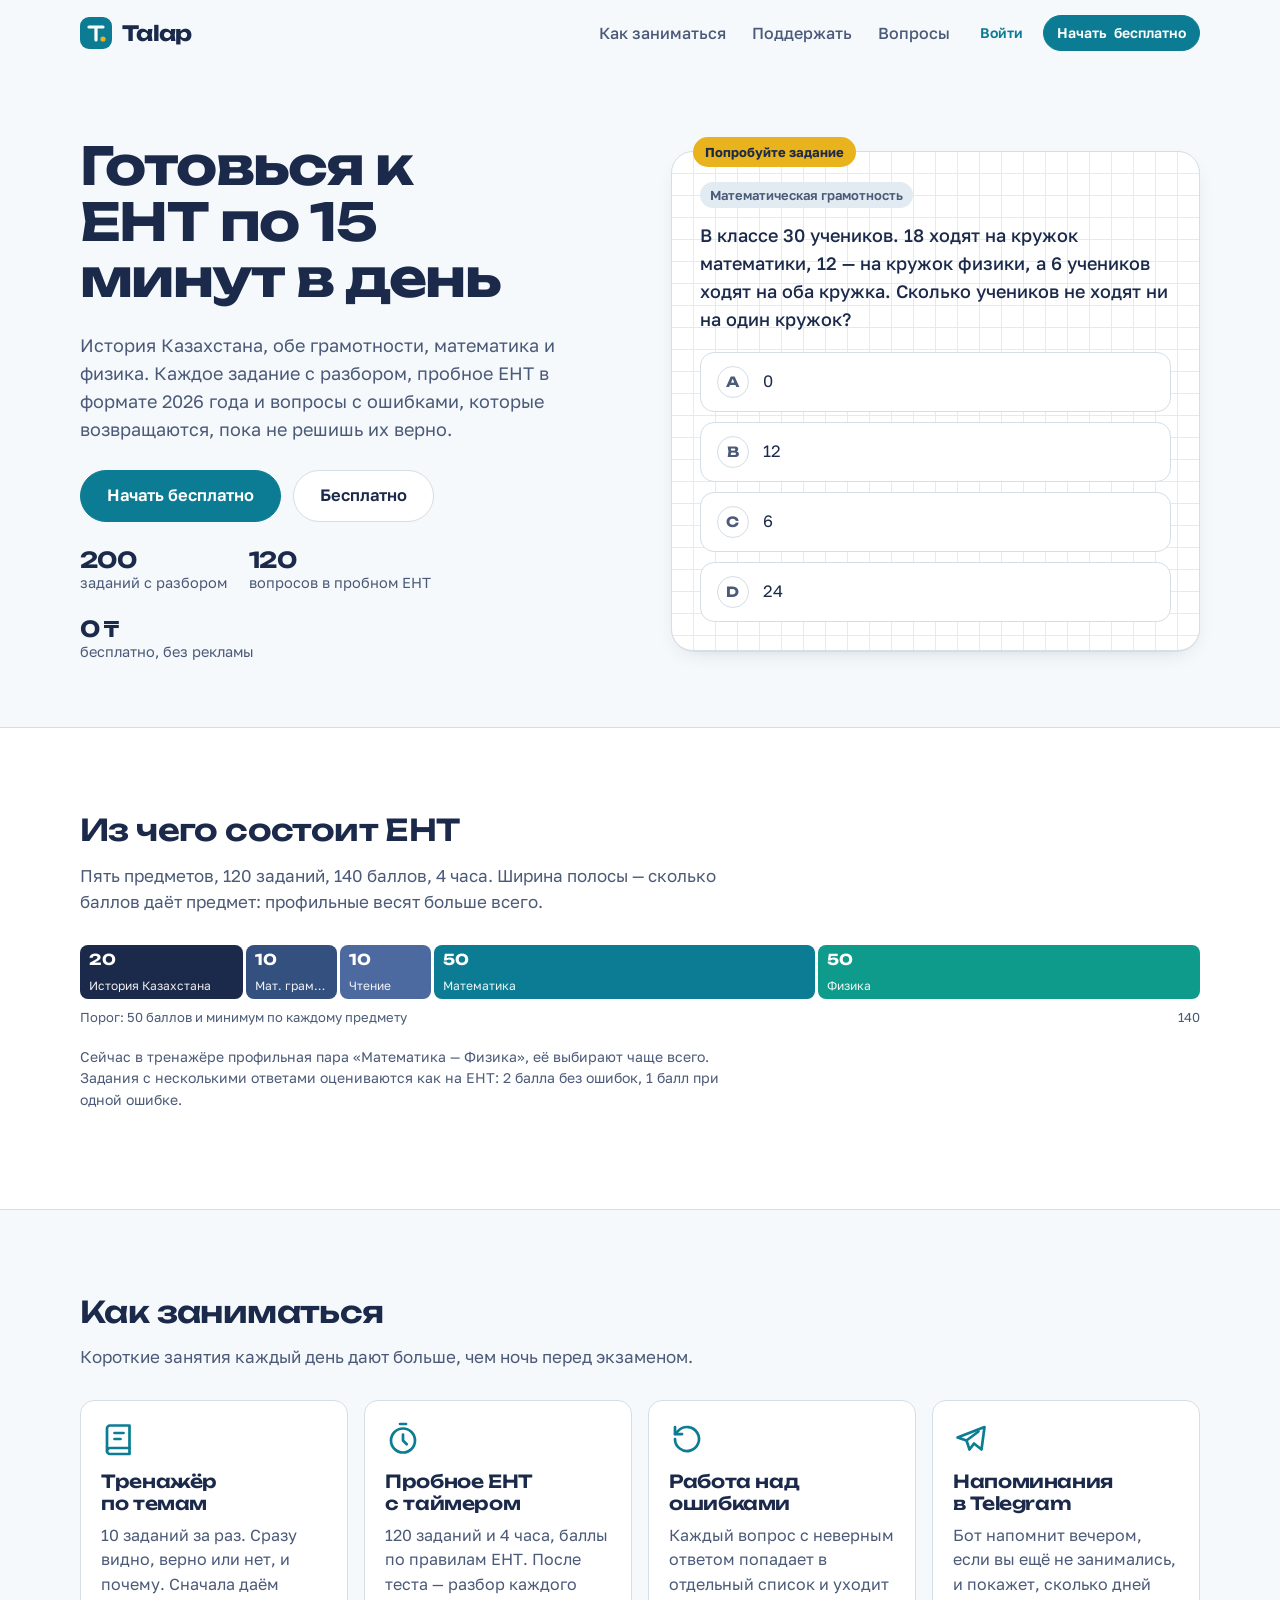
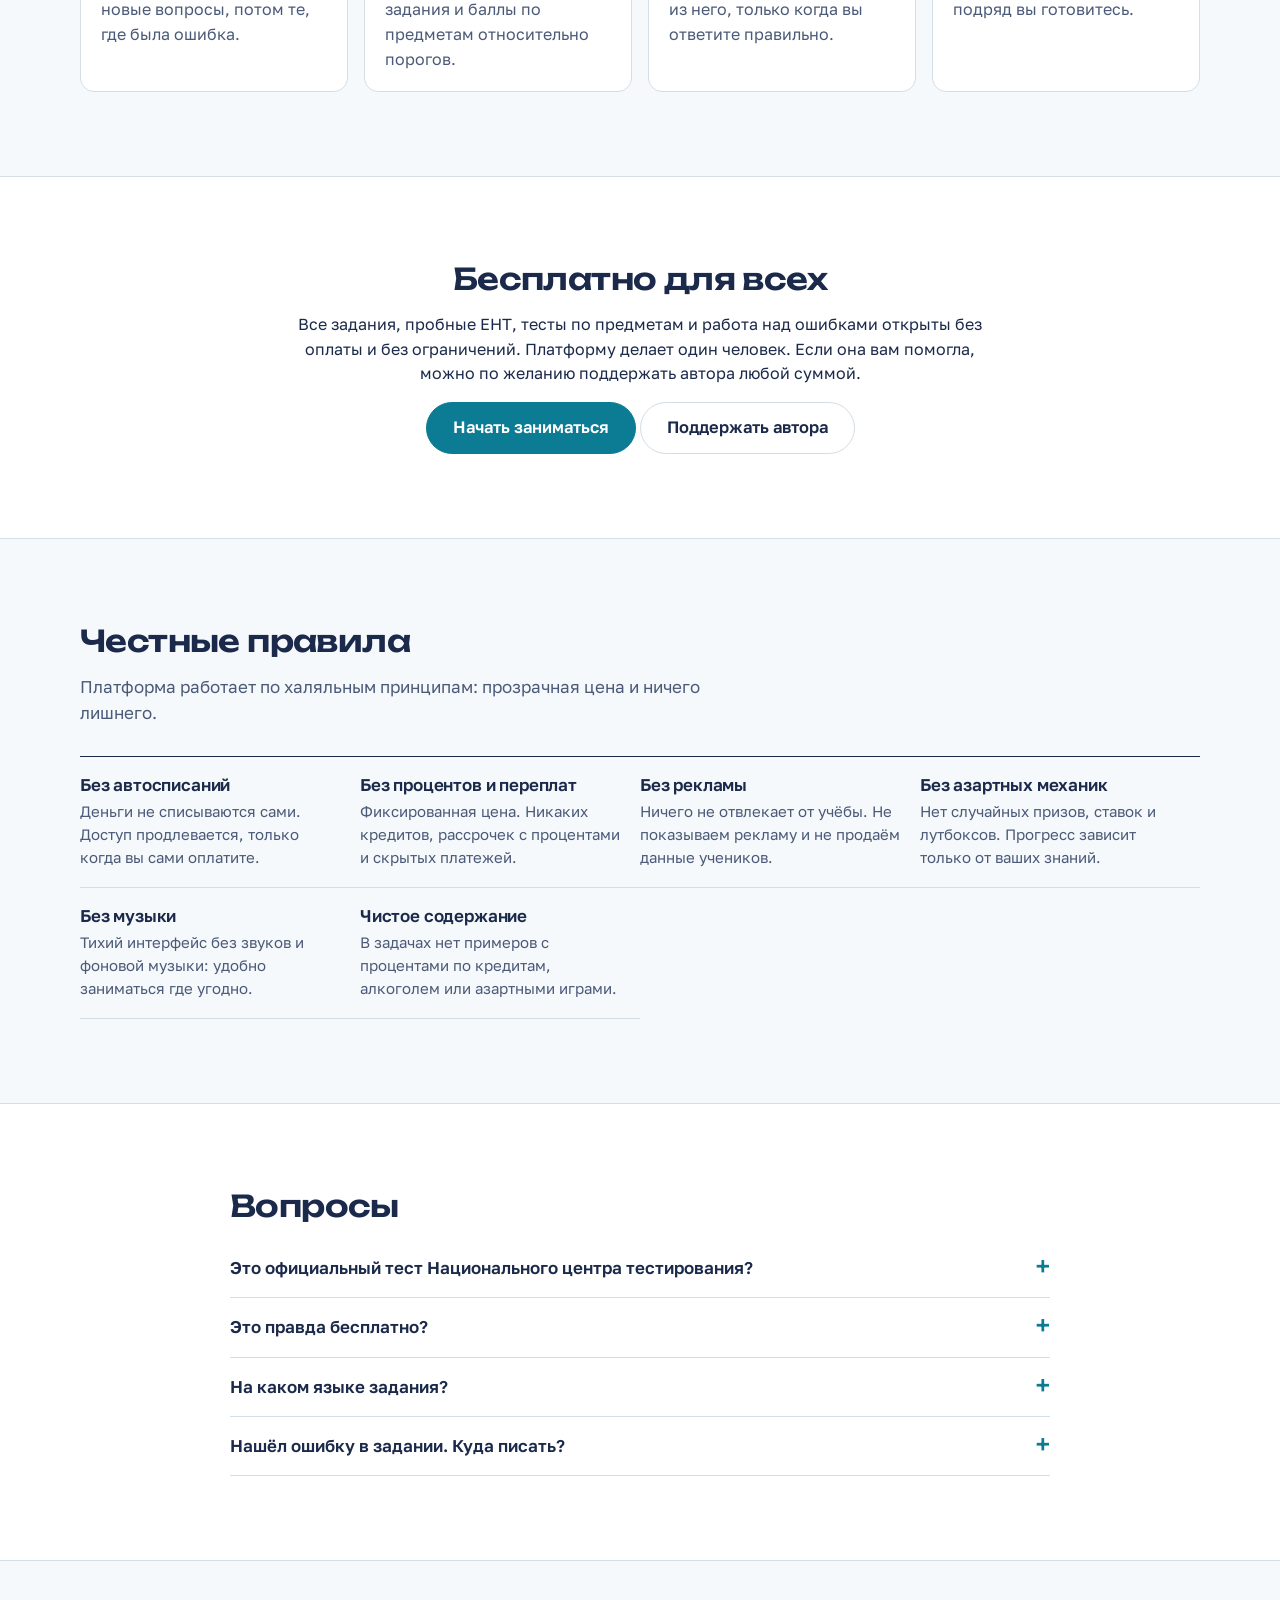
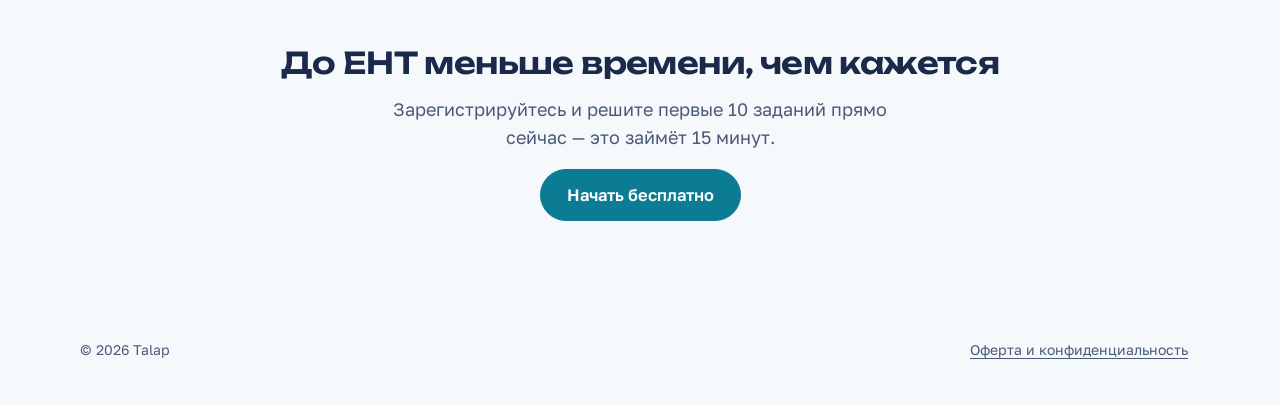
<file: index.html>
<!doctype html>
<html lang="ru">
<head>
  <meta charset="utf-8">
  <meta name="viewport" content="width=device-width, initial-scale=1, viewport-fit=cover">
  <title>Talap — тренажёр ЕНТ: задания с разбором и пробное ЕНТ онлайн</title>
  <meta name="description" content="Подготовка к ЕНТ по 15 минут в день: история Казахстана, математическая грамотность, грамотность чтения, математика и физика. Пробное ЕНТ в формате 2026 года, разбор каждого задания. От 2 990 ₸ в месяц.">
  <meta property="og:title" content="Talap — тренажёр ЕНТ">
  <meta property="og:description" content="Задания с разбором, пробное ЕНТ на 120 вопросов и работа над ошибками. Первые дни — бесплатно.">
  <meta name="theme-color" content="#0b7c93">
  <link rel="icon" href="data:image/svg+xml,%3Csvg xmlns='http://www.w3.org/2000/svg' viewBox='0 0 32 32'%3E%3Crect width='32' height='32' rx='9' fill='%230b7c93'/%3E%3Cpath d='M9 10h14M16 10v13' stroke='white' stroke-width='3.2' stroke-linecap='round'/%3E%3Ccircle cx='23' cy='22' r='2.6' fill='%23E8B31C'/%3E%3C/svg%3E">
  <link rel="stylesheet" href="css/fonts.css">
  <link rel="stylesheet" href="css/style.css">
</head>
<body>
  <header class="site-top"><div class="wrap">
    <a class="logo" href="index.html" aria-label="Talap — на главную"><svg viewBox="0 0 32 32" aria-hidden="true"><rect width="32" height="32" rx="9" fill="currentColor"/><path d="M9 10h14M16 10v13" stroke="#fff" stroke-width="3.2" stroke-linecap="round"/><circle cx="23" cy="22" r="2.6" fill="#E8B31C"/></svg><span>Talap</span></a>
    <nav aria-label="Разделы">
      <a class="link" href="#how">Как заниматься</a>
      <a class="link" href="#prices">Поддержать</a>
      <a class="link" href="#faq">Вопросы</a>
      <a class="btn btn-ghost btn-sm" href="app.html?mode=login">Войти</a>
      <a class="btn btn-pri btn-sm" href="app.html">Начать<span class="hide-sm"> бесплатно</span></a>
    </nav>
  </div></header>

  <main>
    <section class="hero"><div class="wrap hero-grid">
      <div>
        <h1>Готовься к ЕНТ по 15 минут в день</h1>
        <p class="lead">История Казахстана, обе грамотности, математика и физика. Каждое задание с разбором, пробное ЕНТ в формате 2026 года и вопросы с ошибками, которые возвращаются, пока не решишь их верно.</p>
        <div class="row">
          <a class="btn btn-pri btn-lg" href="app.html">Начать бесплатно</a>
          <a class="btn btn-lg" href="#prices">Бесплатно</a>
        </div>
        <div class="hero-facts">
          <div><b id="factQ">200</b>заданий с разбором</div>
          <div><b>120</b>вопросов в пробном ЕНТ</div>
          <div><b>0 ₸</b>бесплатно, без рекламы</div>
        </div>
      </div>

      <div class="demo" id="demo">
        <span class="demo-tag">Попробуйте задание</span>
        <article class="q sheet">
          <div class="q-meta"><span class="chip">Математическая грамотность</span></div>
          <div class="q-body">В классе 30 учеников. 18 ходят на кружок математики, 12 — на кружок физики, а 6 учеников ходят на оба кружка. Сколько учеников не ходят ни на один кружок?</div>
          <div class="opts" id="demoOpts"></div>
          <div id="demoVerdict"></div>
        </article>
      </div>
    </div></section>

    <section class="section section-alt" id="ent"><div class="wrap">
      <div class="section-head">
        <h2>Из чего состоит ЕНТ</h2>
        <p>Пять предметов, 120 заданий, 140 баллов, 4 часа. Ширина полосы — сколько баллов даёт предмет: профильные весят больше всего.</p>
      </div>
      <div class="entbar" id="entbar" aria-label="Распределение баллов ЕНТ по предметам">
        <div class="s-history" style="flex:20"><b>20</b><span>История Казахстана</span></div>
        <div class="s-mathlit" style="flex:10"><b>10</b><span>Мат. грамотность</span></div>
        <div class="s-reading" style="flex:10"><b>10</b><span>Чтение</span></div>
        <div class="s-math" style="flex:50"><b>50</b><span>Математика</span></div>
        <div class="s-physics" style="flex:50"><b>50</b><span>Физика</span></div>
      </div>
      <div class="entbar-legend"><span>Порог: 50 баллов и минимум по каждому предмету</span><span>140</span></div>
      <p class="muted small" style="margin-top:18px;max-width:46em">Сейчас в тренажёре профильная пара «Математика — Физика», её выбирают чаще всего. Задания с несколькими ответами оцениваются как на ЕНТ: 2 балла без ошибок, 1 балл при одной ошибке.</p>
    </div></section>

    <section class="section" id="how"><div class="wrap">
      <div class="section-head"><h2>Как заниматься</h2><p>Короткие занятия каждый день дают больше, чем ночь перед экзаменом.</p></div>
      <div class="grid-2">
        <div class="feature panel">
          <svg viewBox="0 0 24 24" fill="none" stroke="currentColor" stroke-width="1.8" stroke-linecap="round" stroke-linejoin="round" aria-hidden="true"><path d="M4 5a2 2 0 0 1 2-2h13v15H6a2 2 0 0 0-2 2z"/><path d="M4 20a2 2 0 0 0 2 2h13v-4"/><path d="M9 8h6M9 12h4"/></svg>
          <h3>Тренажёр по темам</h3>
          <p>10 заданий за раз. Сразу видно, верно или нет, и почему. Сначала даём новые вопросы, потом те, где была ошибка.</p>
        </div>
        <div class="feature panel">
          <svg viewBox="0 0 24 24" fill="none" stroke="currentColor" stroke-width="1.8" stroke-linecap="round" stroke-linejoin="round" aria-hidden="true"><circle cx="12" cy="13" r="8"/><path d="M12 9v4l2.5 2.5M10 2h4"/></svg>
          <h3>Пробное ЕНТ с таймером</h3>
          <p>120 заданий и 4 часа, баллы по правилам ЕНТ. После теста — разбор каждого задания и баллы по предметам относительно порогов.</p>
        </div>
        <div class="feature panel">
          <svg viewBox="0 0 24 24" fill="none" stroke="currentColor" stroke-width="1.8" stroke-linecap="round" stroke-linejoin="round" aria-hidden="true"><path d="M4 12a8 8 0 1 0 2.3-5.6L4 8.7"/><path d="M4 4v4.7h4.7"/></svg>
          <h3>Работа над ошибками</h3>
          <p>Каждый вопрос с неверным ответом попадает в отдельный список и уходит из него, только когда вы ответите правильно.</p>
        </div>
        <div class="feature panel">
          <svg viewBox="0 0 24 24" fill="none" stroke="currentColor" stroke-width="1.8" stroke-linecap="round" stroke-linejoin="round" aria-hidden="true"><path d="M21 4 3 11l6 2 2 6 3-4 5 4z"/><path d="m9 13 8-6"/></svg>
          <h3>Напоминания в Telegram</h3>
          <p>Бот напомнит вечером, если вы ещё не занимались, и покажет, сколько дней подряд вы готовитесь.</p>
        </div>
      </div>
    </div></section>

    <section class="section section-alt" id="prices"><div class="wrap center stack" style="max-width:720px">
      <h2>Бесплатно для всех</h2>
      <p>Все задания, пробные ЕНТ, тесты по предметам и работа над ошибками открыты без оплаты и без ограничений. Платформу делает один человек. Если она вам помогла, можно по желанию поддержать автора любой суммой.</p>
      <div><a class="btn btn-pri btn-lg" href="app.html">Начать заниматься</a> <a class="btn btn-lg" href="app.html#/pay">Поддержать автора</a></div>
    </div></section>

    <section class="section" id="rules"><div class="wrap">
      <div class="section-head"><h2>Честные правила</h2><p>Платформа работает по халяльным принципам: прозрачная цена и ничего лишнего.</p></div>
      <div class="principles">
        <div><h4>Без автосписаний</h4><p>Деньги не списываются сами. Доступ продлевается, только когда вы сами оплатите.</p></div>
        <div><h4>Без процентов и переплат</h4><p>Фиксированная цена. Никаких кредитов, рассрочек с процентами и скрытых платежей.</p></div>
        <div><h4>Без рекламы</h4><p>Ничего не отвлекает от учёбы. Не показываем рекламу и не продаём данные учеников.</p></div>
        <div><h4>Без азартных механик</h4><p>Нет случайных призов, ставок и лутбоксов. Прогресс зависит только от ваших знаний.</p></div>
        <div><h4>Без музыки</h4><p>Тихий интерфейс без звуков и фоновой музыки: удобно заниматься где угодно.</p></div>
        <div><h4>Чистое содержание</h4><p>В задачах нет примеров с процентами по кредитам, алкоголем или азартными играми.</p></div>
      </div>
    </div></section>

    <section class="section section-alt" id="faq"><div class="wrap" style="max-width:820px">
      <h2>Вопросы</h2>
      <details class="faq"><summary>Это официальный тест Национального центра тестирования?</summary>
        <p>Нет. Talap — независимый тренажёр. Структура пробного ЕНТ, баллы и пороги взяты из открытых сообщений Министерства науки и высшего образования о формате 2026 года. Задания составлены нами и не повторяют настоящие варианты.</p></details>
      <details class="faq"><summary>Это правда бесплатно?</summary>
        <p>Да. Все задания и тесты открыты без оплаты. Если хотите, можно поддержать автора любой суммой переводом Kaspi: «Профиль» → «Поддержать». Это добровольно и ничего не открывает и не закрывает.</p></details>
      <details class="faq"><summary>На каком языке задания?</summary>
        <p>Сейчас на русском. Версию на казахском языке готовим следующей.</p></details>
      <details class="faq"><summary>Нашёл ошибку в задании. Куда писать?</summary>
        <p>После ответа нажмите «Ошибка в вопросе?» и опишите, что не так. Мы проверяем каждое сообщение и исправляем вопрос.</p></details>
    </div></section>

    <section class="section"><div class="wrap center stack">
      <h2>До ЕНТ меньше времени, чем кажется</h2>
      <p class="lead" style="margin-inline:auto;max-width:30em">Зарегистрируйтесь и решите первые 10 заданий прямо сейчас — это займёт 15 минут.</p>
      <div><a class="btn btn-pri btn-lg" href="app.html">Начать бесплатно</a></div>
    </div></section>
  </main>

  <footer class="site-foot"><div class="wrap">
    <span>© <span id="year">2026</span> Talap</span>
    <span class="row"><a href="terms.html">Оферта и конфиденциальность</a><span id="support"></span></span>
  </div></footer>

  <script src="vendor/supabase.js"></script>
  <script type="module">
    import { sb, money, esc, supportLink } from './js/lib.js';

    // Демо-задание: проверка прямо на странице
    const demo = { options: ['0', '12', '6', '24'], correct: 2,
      explanation: 'Хотя бы на один кружок ходят 18 + 12 − 6 = 24 ученика: тех, кто ходит на оба, иначе посчитали бы дважды. Не ходят 30 − 24 = 6.' };
    const L = ['A', 'B', 'C', 'D'];
    const box = document.getElementById('demoOpts');
    const verdict = document.getElementById('demoVerdict');
    box.innerHTML = demo.options.map((o, i) => `<button type="button" class="opt" data-i="${i}"><span class="l">${L[i]}</span><span>${o}</span></button>`).join('');
    box.querySelectorAll('.opt').forEach((b) => b.addEventListener('click', () => {
      const i = Number(b.dataset.i);
      box.querySelectorAll('.opt').forEach((x, j) => {
        x.disabled = true;
        if (j === demo.correct) x.classList.add('right');
        else if (j === i) x.classList.add('wrong');
      });
      const ok = i === demo.correct;
      verdict.innerHTML = `<div class="verdict ${ok ? 'ok' : 'bad'}" role="status"><h4>${ok ? 'Верно' : 'Неверно — правильный ответ: C'}</h4><p>${demo.explanation}</p>
        <a class="btn btn-pri" href="app.html">Решить ещё 10 заданий</a></div>`;
    }));

    document.getElementById('year').textContent = new Date().getFullYear();

    // Актуальные цены и размер банка вопросов
    try {
      const [{ data: s }, { data: cat }] = await Promise.all([
        sb.from('platform_settings').select('price_month, price_quarter, free_daily, support_contact').eq('id', 1).maybeSingle(),
        sb.rpc('get_catalog'),
      ]);
      if (s) {
        if (s.support_contact) {
          const link = supportLink(s.support_contact);
          document.getElementById('support').innerHTML = link ? `<a href="${esc(link)}" target="_blank" rel="noopener">Поддержка: ${esc(s.support_contact)}</a>` : esc(s.support_contact);
        }
      }
      if (Array.isArray(cat)) {
        const total = cat.reduce((a, x) => a + x.questions, 0);
        if (total) document.getElementById('factQ').textContent = total;
      }
    } catch { /* без сети показываем значения по умолчанию */ }
  </script>
</body>
</html>
</file>
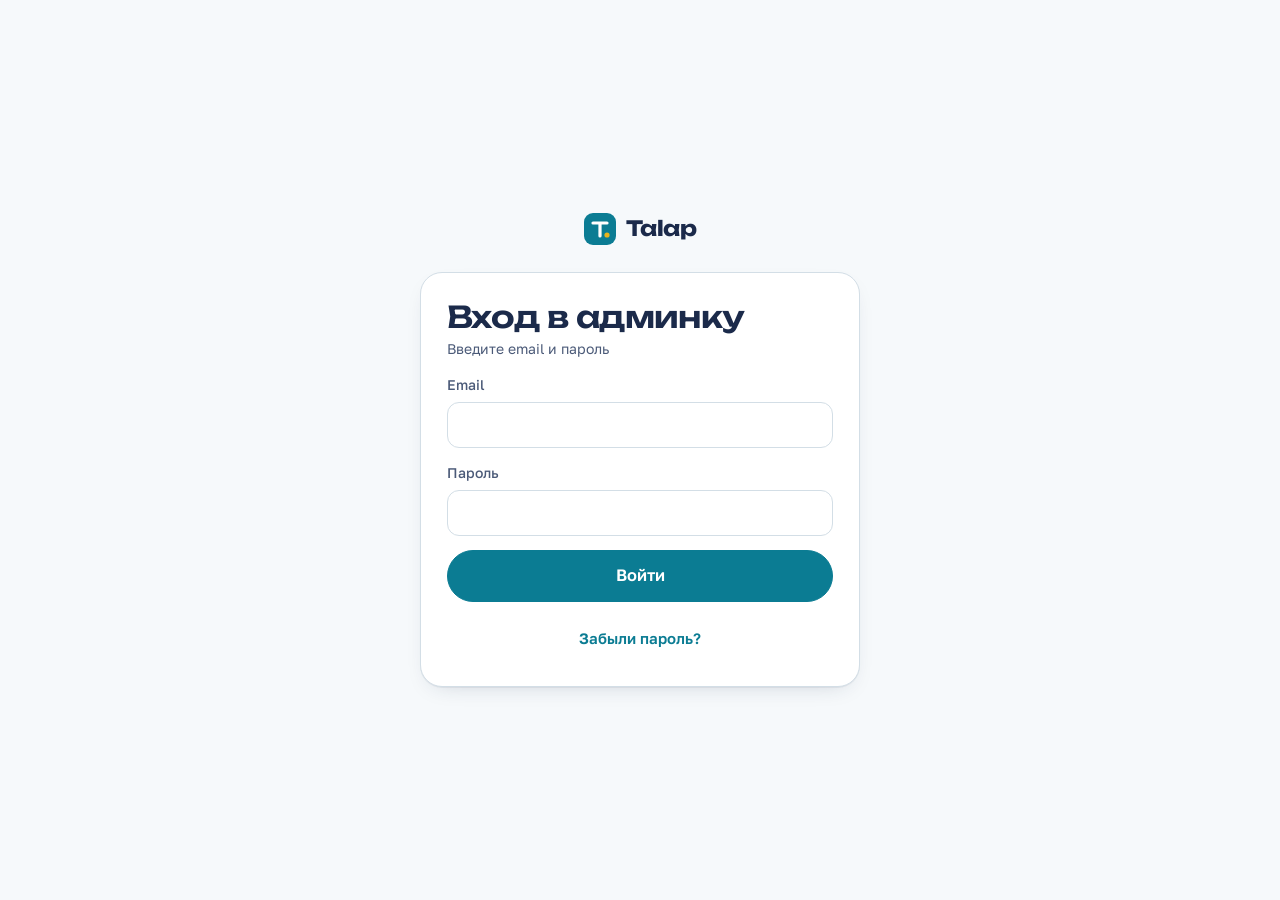
<file: admin.html>
<!doctype html>
<html lang="ru">
<head>
  <meta charset="utf-8">
  <meta name="viewport" content="width=device-width, initial-scale=1, viewport-fit=cover">
  <title>Админка — Talap</title>
  <meta name="theme-color" content="#0b7c93">
  <meta name="robots" content="noindex">
  <link rel="icon" href="data:image/svg+xml,%3Csvg xmlns='http://www.w3.org/2000/svg' viewBox='0 0 32 32'%3E%3Crect width='32' height='32' rx='9' fill='%230b7c93'/%3E%3Cpath d='M9 10h14M16 10v13' stroke='white' stroke-width='3.2' stroke-linecap='round'/%3E%3Ccircle cx='23' cy='22' r='2.6' fill='%23E8B31C'/%3E%3C/svg%3E">
  <link rel="stylesheet" href="css/fonts.css">
  <link rel="stylesheet" href="css/style.css">
</head>
<body>
  <div id="root"><div class="spinner" style="margin-top:30vh"></div></div>
  <script src="vendor/supabase.js"></script>
  <script src="js/admin.js" type="module"></script>
</body>
</html>
</file>
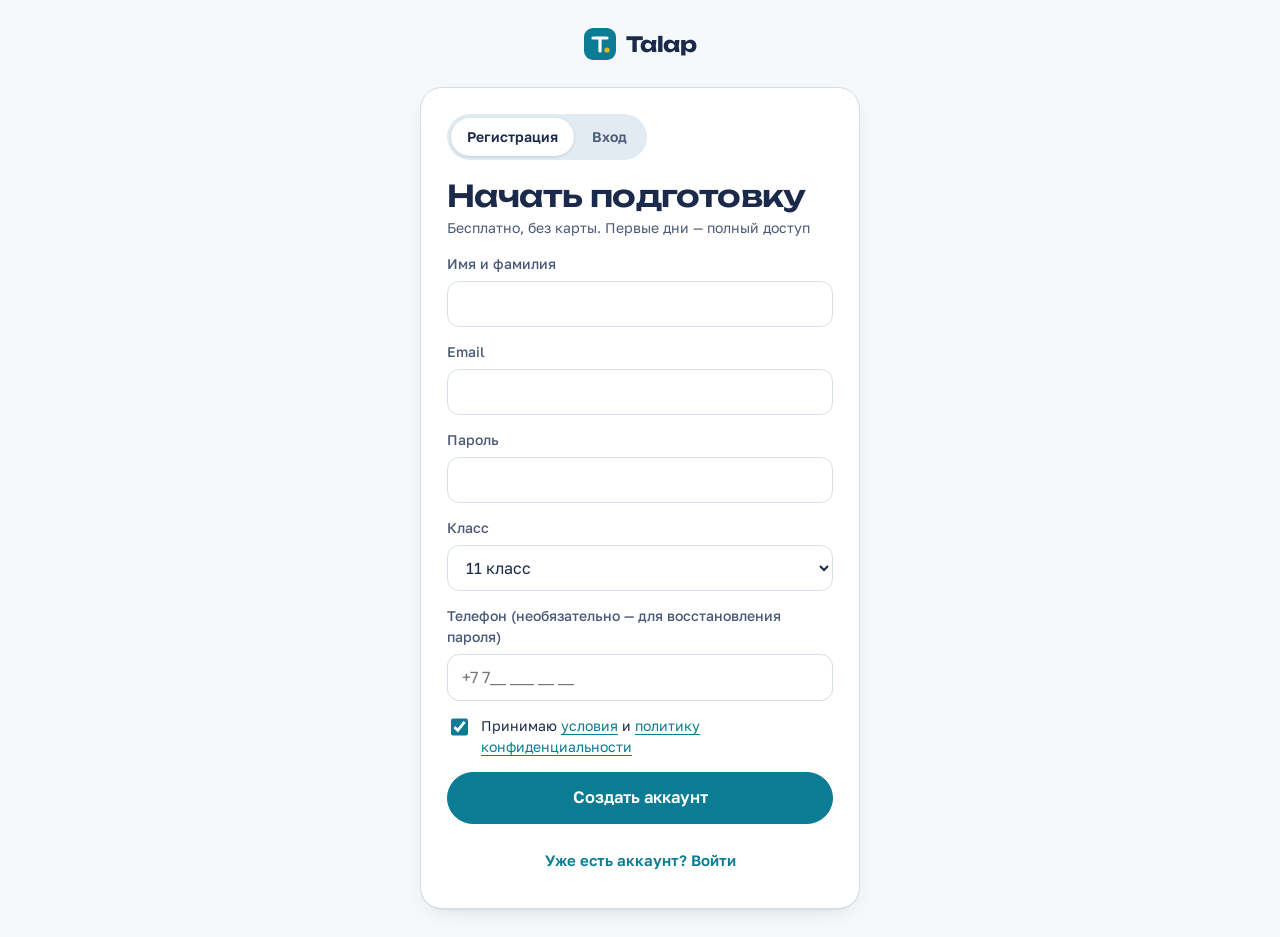
<file: app.html>
<!doctype html>
<html lang="ru">
<head>
  <meta charset="utf-8">
  <meta name="viewport" content="width=device-width, initial-scale=1, viewport-fit=cover">
  <title>Кабинет — Talap</title>
  <meta name="theme-color" content="#0b7c93">
  <meta name="robots" content="noindex">
  <link rel="icon" href="data:image/svg+xml,%3Csvg xmlns='http://www.w3.org/2000/svg' viewBox='0 0 32 32'%3E%3Crect width='32' height='32' rx='9' fill='%230b7c93'/%3E%3Cpath d='M9 10h14M16 10v13' stroke='white' stroke-width='3.2' stroke-linecap='round'/%3E%3Ccircle cx='23' cy='22' r='2.6' fill='%23E8B31C'/%3E%3C/svg%3E">
  <link rel="stylesheet" href="css/fonts.css">
  <link rel="stylesheet" href="css/style.css">
</head>
<body>
  <div id="root"><div class="spinner" style="margin-top:30vh"></div></div>
  <script src="vendor/supabase.js"></script>
  <script src="js/app.js" type="module"></script>
</body>
</html>
</file>
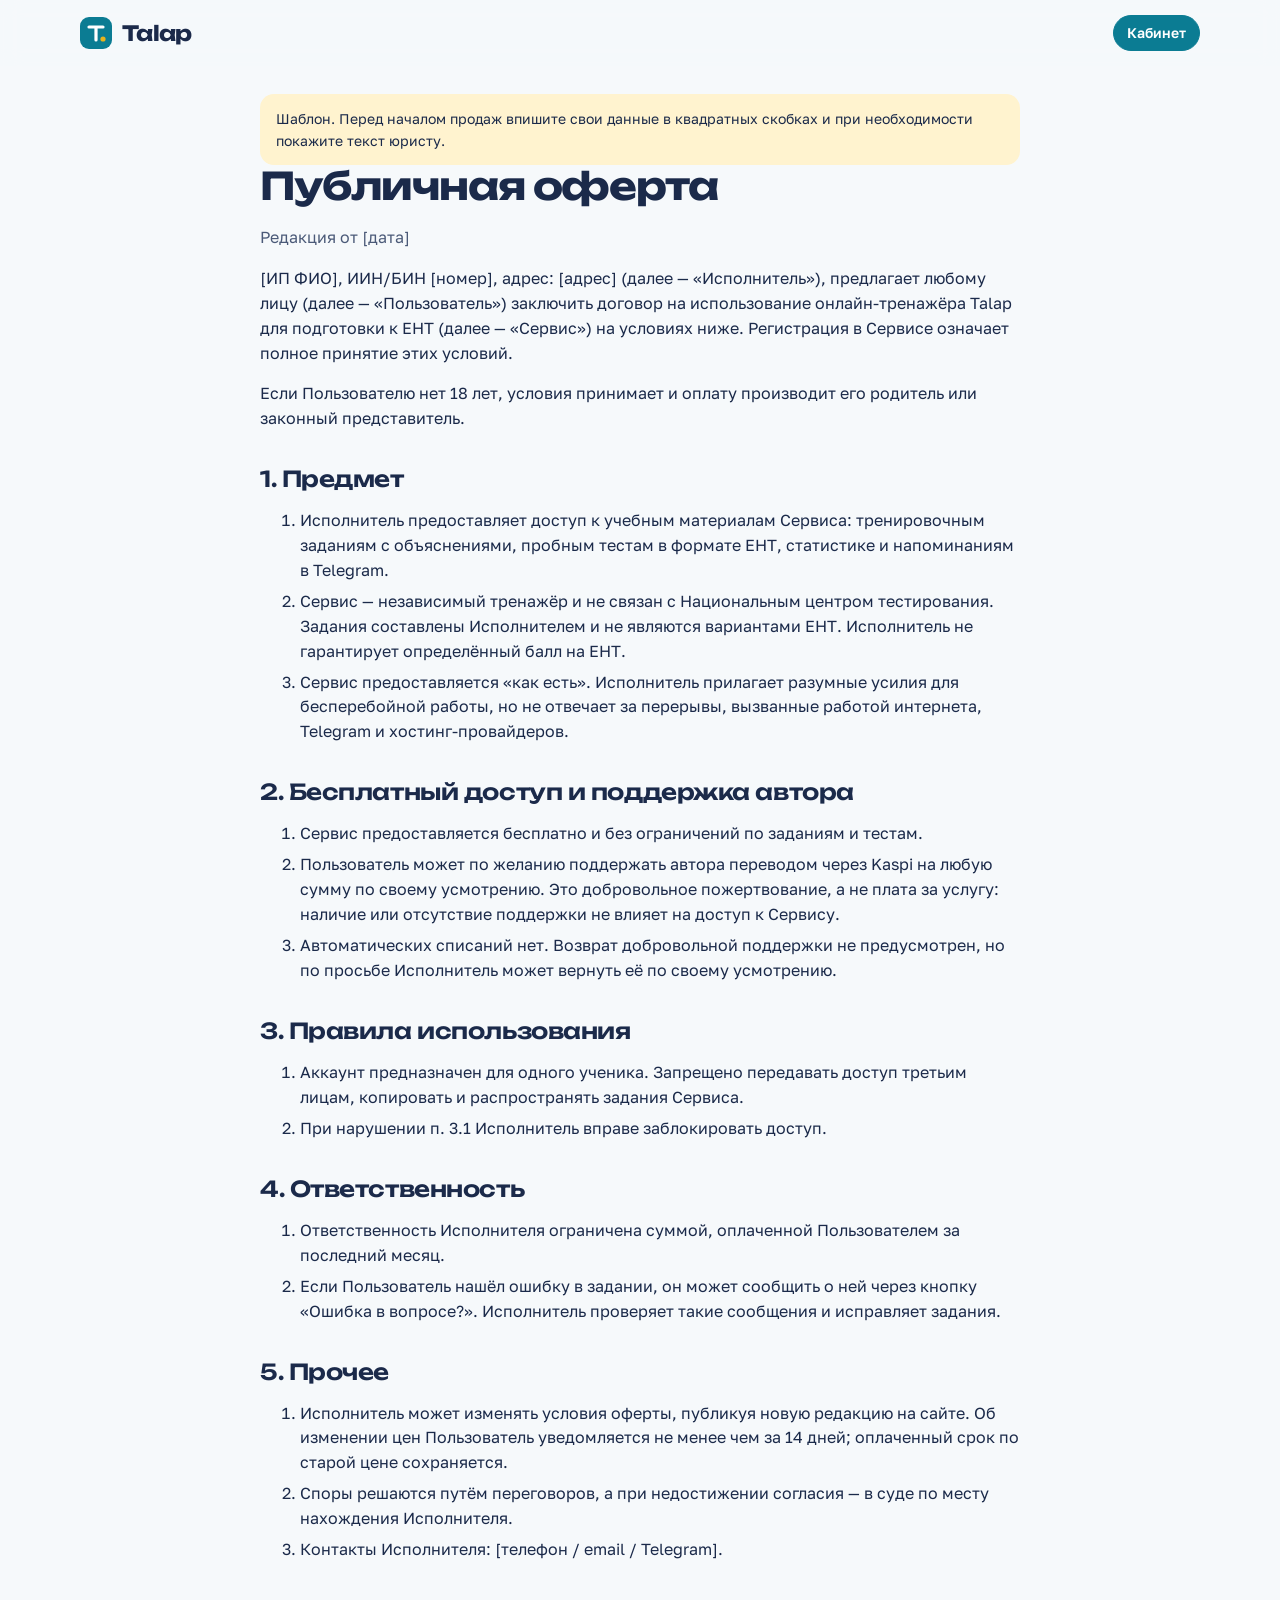
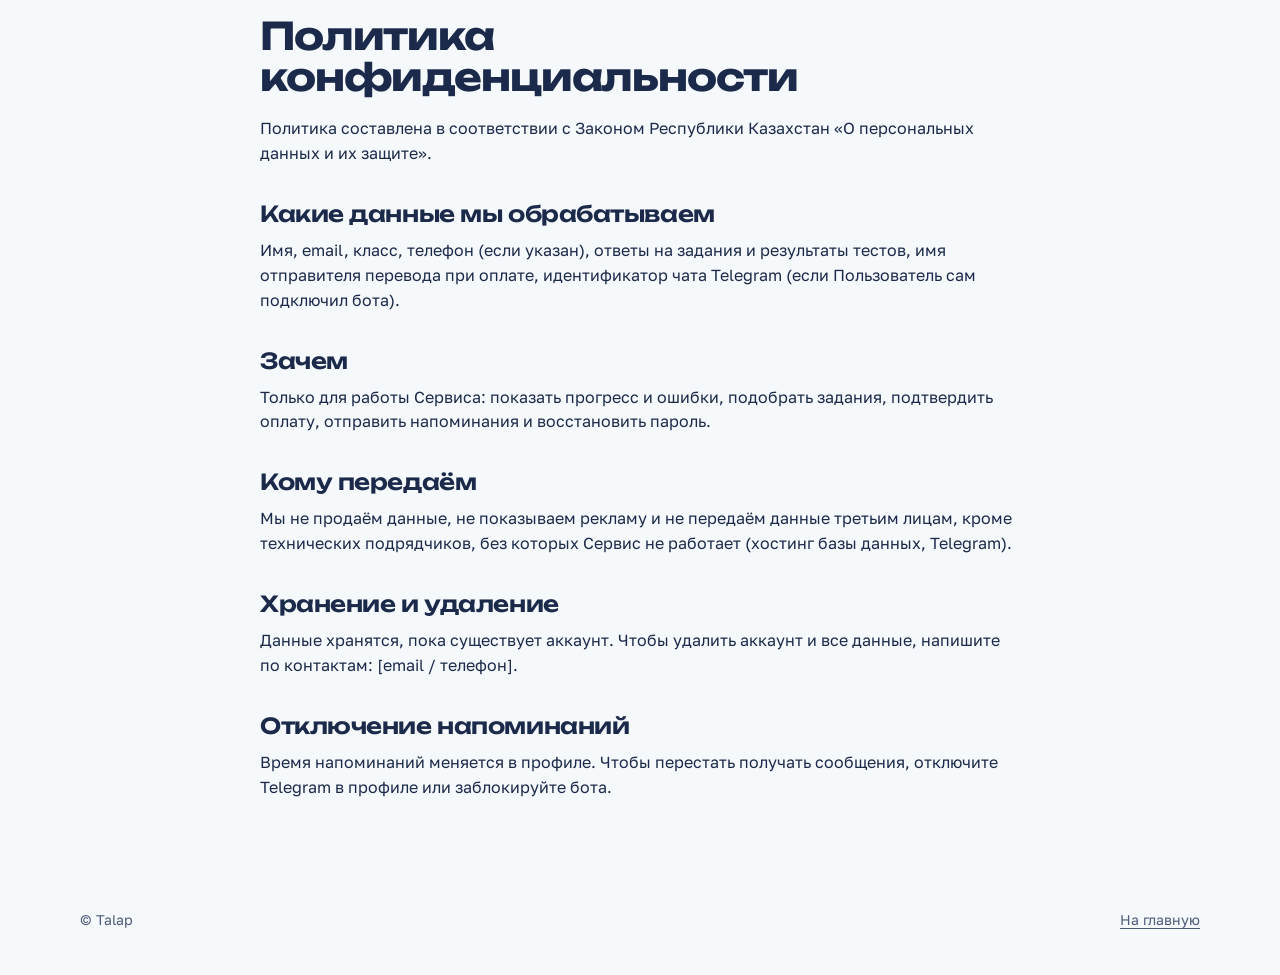
<file: terms.html>
<!doctype html>
<html lang="ru">
<head>
  <meta charset="utf-8">
  <meta name="viewport" content="width=device-width, initial-scale=1">
  <title>Оферта и политика конфиденциальности — Talap</title>
  <link rel="icon" href="data:image/svg+xml,%3Csvg xmlns='http://www.w3.org/2000/svg' viewBox='0 0 32 32'%3E%3Crect width='32' height='32' rx='9' fill='%230b7c93'/%3E%3Cpath d='M9 10h14M16 10v13' stroke='white' stroke-width='3.2' stroke-linecap='round'/%3E%3Ccircle cx='23' cy='22' r='2.6' fill='%23E8B31C'/%3E%3C/svg%3E">
  <link rel="stylesheet" href="css/fonts.css">
  <link rel="stylesheet" href="css/style.css">
</head>
<body>
  <header class="site-top"><div class="wrap">
    <a class="logo" href="index.html" aria-label="Talap — на главную"><svg viewBox="0 0 32 32" aria-hidden="true"><rect width="32" height="32" rx="9" fill="currentColor"/><path d="M9 10h14M16 10v13" stroke="#fff" stroke-width="3.2" stroke-linecap="round"/><circle cx="23" cy="22" r="2.6" fill="#E8B31C"/></svg><span>Talap</span></a>
    <a class="btn btn-pri btn-sm" href="app.html">Кабинет</a>
  </div></header>
  <main class="wrap doc">
    <div class="note note-gold small">Шаблон. Перед началом продаж впишите свои данные в квадратных скобках и при необходимости покажите текст юристу.</div>

    <h1>Публичная оферта</h1>
    <p class="muted">Редакция от [дата]</p>
    <p>[ИП ФИО], ИИН/БИН [номер], адрес: [адрес] (далее — «Исполнитель»), предлагает любому лицу (далее — «Пользователь») заключить договор на использование онлайн-тренажёра Talap для подготовки к ЕНТ (далее — «Сервис») на условиях ниже. Регистрация в Сервисе означает полное принятие этих условий.</p>
    <p>Если Пользователю нет 18 лет, условия принимает и оплату производит его родитель или законный представитель.</p>

    <h2>1. Предмет</h2>
    <ol>
      <li>Исполнитель предоставляет доступ к учебным материалам Сервиса: тренировочным заданиям с объяснениями, пробным тестам в формате ЕНТ, статистике и напоминаниям в Telegram.</li>
      <li>Сервис — независимый тренажёр и не связан с Национальным центром тестирования. Задания составлены Исполнителем и не являются вариантами ЕНТ. Исполнитель не гарантирует определённый балл на ЕНТ.</li>
      <li>Сервис предоставляется «как есть». Исполнитель прилагает разумные усилия для бесперебойной работы, но не отвечает за перерывы, вызванные работой интернета, Telegram и хостинг-провайдеров.</li>
    </ol>

    <h2>2. Бесплатный доступ и поддержка автора</h2>
    <ol>
      <li>Сервис предоставляется бесплатно и без ограничений по заданиям и тестам.</li>
      <li>Пользователь может по желанию поддержать автора переводом через Kaspi на любую сумму по своему усмотрению. Это добровольное пожертвование, а не плата за услугу: наличие или отсутствие поддержки не влияет на доступ к Сервису.</li>
      <li>Автоматических списаний нет. Возврат добровольной поддержки не предусмотрен, но по просьбе Исполнитель может вернуть её по своему усмотрению.</li>
    </ol>

    <h2>3. Правила использования</h2>
    <ol>
      <li>Аккаунт предназначен для одного ученика. Запрещено передавать доступ третьим лицам, копировать и распространять задания Сервиса.</li>
      <li>При нарушении п. 3.1 Исполнитель вправе заблокировать доступ.</li>
    </ol>

    <h2>4. Ответственность</h2>
    <ol>
      <li>Ответственность Исполнителя ограничена суммой, оплаченной Пользователем за последний месяц.</li>
      <li>Если Пользователь нашёл ошибку в задании, он может сообщить о ней через кнопку «Ошибка в вопросе?». Исполнитель проверяет такие сообщения и исправляет задания.</li>
    </ol>

    <h2>5. Прочее</h2>
    <ol>
      <li>Исполнитель может изменять условия оферты, публикуя новую редакцию на сайте. Об изменении цен Пользователь уведомляется не менее чем за 14 дней; оплаченный срок по старой цене сохраняется.</li>
      <li>Споры решаются путём переговоров, а при недостижении согласия — в суде по месту нахождения Исполнителя.</li>
      <li>Контакты Исполнителя: [телефон / email / Telegram].</li>
    </ol>

    <h1 id="privacy" style="margin-top:1.4em">Политика конфиденциальности</h1>
    <p>Политика составлена в соответствии с Законом Республики Казахстан «О персональных данных и их защите».</p>
    <h2>Какие данные мы обрабатываем</h2>
    <p>Имя, email, класс, телефон (если указан), ответы на задания и результаты тестов, имя отправителя перевода при оплате, идентификатор чата Telegram (если Пользователь сам подключил бота).</p>
    <h2>Зачем</h2>
    <p>Только для работы Сервиса: показать прогресс и ошибки, подобрать задания, подтвердить оплату, отправить напоминания и восстановить пароль.</p>
    <h2>Кому передаём</h2>
    <p>Мы не продаём данные, не показываем рекламу и не передаём данные третьим лицам, кроме технических подрядчиков, без которых Сервис не работает (хостинг базы данных, Telegram).</p>
    <h2>Хранение и удаление</h2>
    <p>Данные хранятся, пока существует аккаунт. Чтобы удалить аккаунт и все данные, напишите по контактам: [email / телефон].</p>
    <h2>Отключение напоминаний</h2>
    <p>Время напоминаний меняется в профиле. Чтобы перестать получать сообщения, отключите Telegram в профиле или заблокируйте бота.</p>
  </main>
  <footer class="site-foot"><div class="wrap"><span>© Talap</span><a href="index.html">На главную</a></div></footer>
</body>
</html>
</file>
<file: css/fonts.css>
/* Шрифты Golos Text и Unbounded (SIL Open Font License 1.1), размещены на сайте */
@font-face { font-family: 'Golos Text'; font-style: normal; font-display: swap; font-weight: 400; src: url(../fonts/golos-text-cyrillic-ext-400-normal.woff2) format('woff2'); unicode-range: U+0460-052F,U+1C80-1C8A,U+20B4,U+2DE0-2DFF,U+A640-A69F,U+FE2E-FE2F; }
@font-face { font-family: 'Golos Text'; font-style: normal; font-display: swap; font-weight: 400; src: url(../fonts/golos-text-cyrillic-400-normal.woff2) format('woff2'); unicode-range: U+0301,U+0400-045F,U+0490-0491,U+04B0-04B1,U+2116; }
@font-face { font-family: 'Golos Text'; font-style: normal; font-display: swap; font-weight: 400; src: url(../fonts/golos-text-latin-400-normal.woff2) format('woff2'); unicode-range: U+0000-00FF,U+0131,U+0152-0153,U+02BB-02BC,U+02C6,U+02DA,U+02DC,U+0304,U+0308,U+0329,U+2000-206F,U+20AC,U+2122,U+2191,U+2193,U+2212,U+2215,U+FEFF,U+FFFD; }
@font-face { font-family: 'Golos Text'; font-style: normal; font-display: swap; font-weight: 500; src: url(../fonts/golos-text-cyrillic-ext-500-normal.woff2) format('woff2'); unicode-range: U+0460-052F,U+1C80-1C8A,U+20B4,U+2DE0-2DFF,U+A640-A69F,U+FE2E-FE2F; }
@font-face { font-family: 'Golos Text'; font-style: normal; font-display: swap; font-weight: 500; src: url(../fonts/golos-text-cyrillic-500-normal.woff2) format('woff2'); unicode-range: U+0301,U+0400-045F,U+0490-0491,U+04B0-04B1,U+2116; }
@font-face { font-family: 'Golos Text'; font-style: normal; font-display: swap; font-weight: 500; src: url(../fonts/golos-text-latin-500-normal.woff2) format('woff2'); unicode-range: U+0000-00FF,U+0131,U+0152-0153,U+02BB-02BC,U+02C6,U+02DA,U+02DC,U+0304,U+0308,U+0329,U+2000-206F,U+20AC,U+2122,U+2191,U+2193,U+2212,U+2215,U+FEFF,U+FFFD; }
@font-face { font-family: 'Golos Text'; font-style: normal; font-display: swap; font-weight: 600; src: url(../fonts/golos-text-cyrillic-ext-600-normal.woff2) format('woff2'); unicode-range: U+0460-052F,U+1C80-1C8A,U+20B4,U+2DE0-2DFF,U+A640-A69F,U+FE2E-FE2F; }
@font-face { font-family: 'Golos Text'; font-style: normal; font-display: swap; font-weight: 600; src: url(../fonts/golos-text-cyrillic-600-normal.woff2) format('woff2'); unicode-range: U+0301,U+0400-045F,U+0490-0491,U+04B0-04B1,U+2116; }
@font-face { font-family: 'Golos Text'; font-style: normal; font-display: swap; font-weight: 600; src: url(../fonts/golos-text-latin-600-normal.woff2) format('woff2'); unicode-range: U+0000-00FF,U+0131,U+0152-0153,U+02BB-02BC,U+02C6,U+02DA,U+02DC,U+0304,U+0308,U+0329,U+2000-206F,U+20AC,U+2122,U+2191,U+2193,U+2212,U+2215,U+FEFF,U+FFFD; }
@font-face { font-family: 'Golos Text'; font-style: normal; font-display: swap; font-weight: 700; src: url(../fonts/golos-text-cyrillic-ext-700-normal.woff2) format('woff2'); unicode-range: U+0460-052F,U+1C80-1C8A,U+20B4,U+2DE0-2DFF,U+A640-A69F,U+FE2E-FE2F; }
@font-face { font-family: 'Golos Text'; font-style: normal; font-display: swap; font-weight: 700; src: url(../fonts/golos-text-cyrillic-700-normal.woff2) format('woff2'); unicode-range: U+0301,U+0400-045F,U+0490-0491,U+04B0-04B1,U+2116; }
@font-face { font-family: 'Golos Text'; font-style: normal; font-display: swap; font-weight: 700; src: url(../fonts/golos-text-latin-700-normal.woff2) format('woff2'); unicode-range: U+0000-00FF,U+0131,U+0152-0153,U+02BB-02BC,U+02C6,U+02DA,U+02DC,U+0304,U+0308,U+0329,U+2000-206F,U+20AC,U+2122,U+2191,U+2193,U+2212,U+2215,U+FEFF,U+FFFD; }
@font-face { font-family: 'Unbounded'; font-style: normal; font-display: swap; font-weight: 500; src: url(../fonts/unbounded-cyrillic-ext-500-normal.woff2) format('woff2'); unicode-range: U+0460-052F,U+1C80-1C8A,U+20B4,U+2DE0-2DFF,U+A640-A69F,U+FE2E-FE2F; }
@font-face { font-family: 'Unbounded'; font-style: normal; font-display: swap; font-weight: 500; src: url(../fonts/unbounded-cyrillic-500-normal.woff2) format('woff2'); unicode-range: U+0301,U+0400-045F,U+0490-0491,U+04B0-04B1,U+2116; }
@font-face { font-family: 'Unbounded'; font-style: normal; font-display: swap; font-weight: 500; src: url(../fonts/unbounded-latin-500-normal.woff2) format('woff2'); unicode-range: U+0000-00FF,U+0131,U+0152-0153,U+02BB-02BC,U+02C6,U+02DA,U+02DC,U+0304,U+0308,U+0329,U+2000-206F,U+20AC,U+2122,U+2191,U+2193,U+2212,U+2215,U+FEFF,U+FFFD; }
@font-face { font-family: 'Unbounded'; font-style: normal; font-display: swap; font-weight: 600; src: url(../fonts/unbounded-cyrillic-ext-600-normal.woff2) format('woff2'); unicode-range: U+0460-052F,U+1C80-1C8A,U+20B4,U+2DE0-2DFF,U+A640-A69F,U+FE2E-FE2F; }
@font-face { font-family: 'Unbounded'; font-style: normal; font-display: swap; font-weight: 600; src: url(../fonts/unbounded-cyrillic-600-normal.woff2) format('woff2'); unicode-range: U+0301,U+0400-045F,U+0490-0491,U+04B0-04B1,U+2116; }
@font-face { font-family: 'Unbounded'; font-style: normal; font-display: swap; font-weight: 600; src: url(../fonts/unbounded-latin-600-normal.woff2) format('woff2'); unicode-range: U+0000-00FF,U+0131,U+0152-0153,U+02BB-02BC,U+02C6,U+02DA,U+02DC,U+0304,U+0308,U+0329,U+2000-206F,U+20AC,U+2122,U+2191,U+2193,U+2212,U+2215,U+FEFF,U+FFFD; }
@font-face { font-family: 'Unbounded'; font-style: normal; font-display: swap; font-weight: 700; src: url(../fonts/unbounded-cyrillic-ext-700-normal.woff2) format('woff2'); unicode-range: U+0460-052F,U+1C80-1C8A,U+20B4,U+2DE0-2DFF,U+A640-A69F,U+FE2E-FE2F; }
@font-face { font-family: 'Unbounded'; font-style: normal; font-display: swap; font-weight: 700; src: url(../fonts/unbounded-cyrillic-700-normal.woff2) format('woff2'); unicode-range: U+0301,U+0400-045F,U+0490-0491,U+04B0-04B1,U+2116; }
@font-face { font-family: 'Unbounded'; font-style: normal; font-display: swap; font-weight: 700; src: url(../fonts/unbounded-latin-700-normal.woff2) format('woff2'); unicode-range: U+0000-00FF,U+0131,U+0152-0153,U+02BB-02BC,U+02C6,U+02DA,U+02DC,U+0304,U+0308,U+0329,U+2000-206F,U+20AC,U+2122,U+2191,U+2193,U+2212,U+2215,U+FEFF,U+FFFD; }
</file>
<file: css/style.css>
/* Talap — тренажёр ЕНТ. Общие стили сайта, кабинета ученика и админки. */
:root {
  --ink: #1b2a4a;        /* чернила шариковой ручки — основной текст */
  --ink-2: #4b5a78;      /* второстепенный текст */
  --ink-3: #7b88a3;
  --paper: #f6f9fb;      /* лист тетради */
  --grid: #e1ebf1;       /* клетка */
  --line: #d3dee6;
  --card: #ffffff;
  --sky: #0b7c93;        /* небо степи — действия */
  --sky-2: #0a6a7e;
  --sky-soft: #e0f2f6;
  --gold: #e8b31c;       /* солнце — баллы и серии */
  --gold-soft: #fff3cf;
  --ok: #1d8556;
  --ok-soft: #e2f3e9;
  --bad: #c03b34;
  --bad-soft: #fbe8e6;
  --r-sm: 8px;
  --r: 14px;
  --r-lg: 22px;
  --shadow: 0 1px 0 rgba(27, 42, 74, .06), 0 8px 24px -14px rgba(27, 42, 74, .28);
  --f-display: 'Unbounded', 'Golos Text', system-ui, sans-serif;
  --f-body: 'Golos Text', system-ui, -apple-system, 'Segoe UI', Roboto, sans-serif;
  --nav-h: 64px;
}
* { box-sizing: border-box; }
html { -webkit-text-size-adjust: 100%; }
body {
  margin: 0; font: 400 16px/1.55 var(--f-body); color: var(--ink); background: var(--paper);
  -webkit-font-smoothing: antialiased; text-rendering: optimizeLegibility;
}
img, svg { display: block; max-width: 100%; }
a { color: var(--sky); text-underline-offset: 3px; }
a:hover { color: var(--sky-2); }
h1, h2, h3, h4 { margin: 0 0 .5em; line-height: 1.2; font-weight: 600; letter-spacing: -.01em; text-wrap: balance; }
h1 { font: 700 clamp(30px, 5.2vw, 52px)/1.08 var(--f-display); letter-spacing: -.03em; }
h2 { font: 600 clamp(22px, 3vw, 30px)/1.18 var(--f-display); letter-spacing: -.02em; }
h3 { font-size: 19px; }
h4 { font-size: 16px; }
p { margin: 0 0 1em; }
.lead { font-size: 18px; color: var(--ink-2); }
.muted { color: var(--ink-2); }
.faint { color: var(--ink-3); }
.small { font-size: 14px; }
.tiny { font-size: 12.5px; }
.center { text-align: center; }
.hide { display: none !important; }
.num { font-family: var(--f-display); font-variant-numeric: tabular-nums; letter-spacing: -.02em; }
:focus-visible { outline: 3px solid var(--gold); outline-offset: 2px; border-radius: 6px; }
@media (prefers-reduced-motion: reduce) { *, *::before, *::after { animation: none !important; transition: none !important; } }

/* ---------- Раскладка ---------- */
.wrap { width: min(1120px, 100% - 40px); margin-inline: auto; }
.stack > * + * { margin-top: 14px; }
.stack-lg > * + * { margin-top: 26px; }
.row { display: flex; gap: 12px; align-items: center; flex-wrap: wrap; }
.row-between { display: flex; gap: 12px; align-items: center; justify-content: space-between; flex-wrap: wrap; }
.row-end { display: flex; gap: 10px; justify-content: flex-end; flex-wrap: wrap; margin-top: 18px; }
.grid-2 { display: grid; gap: 16px; grid-template-columns: repeat(auto-fit, minmax(260px, 1fr)); }
.grid-3 { display: grid; gap: 16px; grid-template-columns: repeat(auto-fit, minmax(220px, 1fr)); }
.sep { height: 1px; background: var(--line); margin: 18px 0; border: 0; }

/* ---------- Логотип ---------- */
.logo { display: inline-flex; align-items: center; gap: 10px; color: var(--ink); text-decoration: none; font: 700 21px/1 var(--f-display); letter-spacing: -.03em; }
.logo svg { width: 32px; height: 32px; color: var(--sky); }
.logo:hover { color: var(--ink); }

/* ---------- Кнопки и поля ---------- */
.btn {
  display: inline-flex; align-items: center; justify-content: center; gap: 8px; min-height: 44px; padding: 10px 18px;
  border: 1.5px solid var(--line); border-radius: 999px; background: var(--card); color: var(--ink);
  font: 600 15px/1.2 var(--f-body); text-decoration: none; cursor: pointer; transition: background .15s, border-color .15s, transform .1s;
  white-space: nowrap;
}
.opt, .price, .subj, .topic, .btn-block, .btn-wrap { white-space: normal; }
.btn:hover { border-color: var(--ink-3); color: var(--ink); }
.btn:active { transform: translateY(1px); }
.btn[disabled] { opacity: .55; cursor: not-allowed; }
.btn-pri { background: var(--sky); border-color: var(--sky); color: #fff; }
.btn-pri:hover { background: var(--sky-2); border-color: var(--sky-2); color: #fff; }
.btn-gold { background: var(--gold); border-color: var(--gold); color: var(--ink); }
.btn-gold:hover { background: #d9a612; border-color: #d9a612; }
.btn-ghost { background: transparent; border-color: transparent; color: var(--sky); }
.btn-ghost:hover { background: var(--sky-soft); border-color: transparent; color: var(--sky-2); }
.btn-danger { color: var(--bad); }
.btn-lg { min-height: 52px; padding: 14px 26px; font-size: 16.5px; }
.btn-sm { min-height: 36px; padding: 6px 13px; font-size: 14px; }
.btn-block { width: 100%; }
.field { display: block; }
.field > span { display: block; font-size: 14px; font-weight: 500; color: var(--ink-2); margin-bottom: 6px; }
.input, select.input, textarea.input {
  width: 100%; min-height: 46px; padding: 11px 14px; border: 1.5px solid var(--line); border-radius: 12px;
  background: #fff; color: var(--ink); font: 400 16px/1.4 var(--f-body);
}
textarea.input { min-height: 96px; resize: vertical; }
.input:focus { outline: none; border-color: var(--sky); box-shadow: 0 0 0 3px var(--sky-soft); }
.check { display: flex; gap: 10px; align-items: flex-start; cursor: pointer; }
.check input { width: 18px; height: 18px; margin-top: 3px; accent-color: var(--sky); }
.seg { display: inline-flex; padding: 4px; background: var(--grid); border-radius: 999px; gap: 2px; flex-wrap: wrap; }
.seg button { border: 0; background: transparent; padding: 8px 16px; border-radius: 999px; font: 600 14px var(--f-body); color: var(--ink-2); cursor: pointer; min-height: 38px; }
.seg button.on { background: #fff; color: var(--ink); box-shadow: 0 1px 3px rgba(27, 42, 74, .15); }

/* ---------- Панели ---------- */
.panel { background: var(--card); border: 1px solid var(--line); border-radius: var(--r); padding: 20px; }
.panel-tight { padding: 14px 16px; }
.panel h3 { margin-bottom: 8px; }
.note { padding: 14px 16px; border-radius: var(--r); background: var(--sky-soft); color: var(--ink); }
.note-gold { background: var(--gold-soft); }
.note-bad { background: var(--bad-soft); }
.note-ok { background: var(--ok-soft); }
.chip { display: inline-flex; align-items: center; gap: 6px; padding: 3px 10px; border-radius: 999px; font-size: 13px; font-weight: 600; background: var(--grid); color: var(--ink-2); white-space: nowrap; }
.chip-ok { background: var(--ok-soft); color: var(--ok); }
.chip-bad { background: var(--bad-soft); color: var(--bad); }
.chip-gold { background: var(--gold-soft); color: #8a6400; }
.chip-sky { background: var(--sky-soft); color: var(--sky-2); }
.empty { text-align: center; padding: 40px 20px; color: var(--ink-2); }
.empty h3 { color: var(--ink); }

/* Клетчатый лист — фон для заданий */
.sheet {
  background-color: #fff;
  background-image: linear-gradient(var(--grid) 1px, transparent 1px), linear-gradient(90deg, var(--grid) 1px, transparent 1px);
  background-size: 22px 22px; background-position: -1px -1px;
}

/* ---------- Прогресс ---------- */
.bar { height: 8px; border-radius: 999px; background: var(--grid); overflow: hidden; }
.bar > i { display: block; height: 100%; background: var(--sky); border-radius: inherit; }
.bar-ok > i { background: var(--ok); }
.bar-gold > i { background: var(--gold); }

/* Шкала ЕНТ: 140 баллов, доли предметов по баллам */
.entbar { display: flex; gap: 3px; height: 54px; }
.entbar > div { position: relative; border-radius: 8px; padding: 7px 9px; color: #fff; overflow: hidden; display: flex; flex-direction: column; justify-content: space-between; min-width: 0; }
.entbar b { font: 700 15px/1 var(--f-display); }
.entbar span { font-size: 12px; line-height: 1.1; white-space: nowrap; overflow: hidden; text-overflow: ellipsis; opacity: .92; }
.entbar .s-history { background: #1b2a4a; }
.entbar .s-mathlit { background: #34507f; }
.entbar .s-reading { background: #4d6aa0; }
.entbar .s-math { background: var(--sky); }
.entbar .s-physics { background: #0f9b8c; }
.entbar-legend { display: flex; justify-content: space-between; font-size: 13px; color: var(--ink-2); margin-top: 8px; }

/* ---------- Задание ---------- */
.q { border: 1px solid var(--line); border-radius: var(--r-lg); padding: clamp(18px, 3vw, 28px); box-shadow: var(--shadow); }
.q-meta { display: flex; gap: 8px; flex-wrap: wrap; align-items: center; margin-bottom: 14px; }
.q-body { font-size: 18px; line-height: 1.55; font-weight: 500; margin-bottom: 18px; overflow-wrap: anywhere; }
.q-hint { font-size: 14px; color: var(--ink-2); margin: -8px 0 14px; }
.opts { display: grid; gap: 10px; }
.opt {
  display: flex; gap: 14px; align-items: center; width: 100%; padding: 13px 16px; text-align: left; cursor: pointer;
  border: 1.5px solid var(--line); border-radius: 14px; background: #fff; color: var(--ink); font: 400 16.5px/1.4 var(--f-body);
  transition: border-color .12s, background .12s;
}
.opt:hover:not([disabled]) { border-color: var(--sky); }
.opt .l { flex: none; width: 32px; height: 32px; border-radius: 50%; display: grid; place-items: center; font: 700 14px/1 var(--f-display); border: 1.5px solid var(--line); color: var(--ink-2); background: #fff; }
.opts.multi .opt .l { border-radius: 8px; }
.opt.sel { border-color: var(--sky); background: var(--sky-soft); }
.opt.sel .l { background: var(--sky); border-color: var(--sky); color: #fff; }
.opt.right { border-color: var(--ok); background: var(--ok-soft); }
.opt.right .l { background: var(--ok); border-color: var(--ok); color: #fff; }
.opt.wrong { border-color: var(--bad); background: var(--bad-soft); }
.opt.wrong .l { background: var(--bad); border-color: var(--bad); color: #fff; }
.opt.missed { border-style: dashed; border-color: var(--ok); }
.opt[disabled] { cursor: default; }
.verdict { margin-top: 18px; padding: 16px 18px; border-radius: var(--r); background: var(--grid); }
.verdict.ok { background: var(--ok-soft); }
.verdict.bad { background: var(--bad-soft); }
.verdict h4 { margin-bottom: 4px; }
.verdict p:last-child { margin-bottom: 0; }
.passage { border-left: 4px solid var(--sky); background: #fff; padding: 16px 20px; border-radius: 0 var(--r) var(--r) 0; margin-bottom: 18px; max-height: 46vh; overflow: auto; }
.passage h4 { font-family: var(--f-display); font-weight: 600; }
.passage p { margin-bottom: .8em; line-height: 1.65; }

/* ---------- Модальное окно и уведомления ---------- */
.modal-wrap { position: fixed; inset: 0; background: rgba(27, 42, 74, .45); display: grid; place-items: center; padding: 16px; z-index: 50; }
.modal { position: relative; width: min(480px, 100%); max-height: calc(100vh - 32px); overflow: auto; background: #fff; border-radius: var(--r-lg); padding: 26px; }
.modal-wide { width: min(760px, 100%); }
.modal-x { position: absolute; top: 10px; right: 12px; width: 38px; height: 38px; border: 0; background: transparent; font-size: 26px; color: var(--ink-3); cursor: pointer; border-radius: 50%; }
.modal-x:hover { background: var(--grid); }
.toasts { position: fixed; left: 50%; bottom: calc(var(--nav-h) + 16px); transform: translateX(-50%); display: grid; gap: 8px; z-index: 60; width: min(420px, calc(100% - 32px)); }
.toast { padding: 12px 16px; border-radius: 12px; background: var(--ink); color: #fff; font-size: 15px; box-shadow: var(--shadow); transition: opacity .3s, transform .3s; }
.toast-err { background: var(--bad); }
.toast.out { opacity: 0; transform: translateY(6px); }
.spinner { width: 34px; height: 34px; border: 3px solid var(--grid); border-top-color: var(--sky); border-radius: 50%; margin: 40px auto; animation: spin .8s linear infinite; }
@keyframes spin { to { transform: rotate(360deg); } }

/* ---------- Вход ---------- */
.auth-wrap { min-height: 100vh; display: grid; place-items: center; padding: 28px 16px; }
.auth-card { width: min(440px, 100%); }
.auth-card .panel { padding: 26px; border-radius: var(--r-lg); box-shadow: var(--shadow); }

/* ---------- Кабинет ученика ---------- */
.app-top { position: sticky; top: 0; z-index: 20; background: rgba(246, 249, 251, .92); backdrop-filter: blur(10px); border-bottom: 1px solid var(--line); }
.app-top .wrap { display: flex; align-items: center; justify-content: space-between; gap: 12px; min-height: 60px; }
.app-main { padding: 22px 0 calc(var(--nav-h) + 40px); }
.tabs { position: fixed; left: 0; right: 0; bottom: 0; z-index: 30; display: grid; grid-template-columns: repeat(5, 1fr); height: calc(var(--nav-h) + env(safe-area-inset-bottom)); padding-bottom: env(safe-area-inset-bottom); background: #fff; border-top: 1px solid var(--line); }
.tabs a { display: flex; flex-direction: column; align-items: center; justify-content: center; gap: 3px; font-size: 11.5px; font-weight: 600; color: var(--ink-3); text-decoration: none; }
.tabs a svg { width: 24px; height: 24px; stroke: currentColor; fill: none; stroke-width: 1.9; stroke-linecap: round; stroke-linejoin: round; }
.tabs a.on { color: var(--sky); }
.tabs a .dot { position: absolute; margin: -18px 0 0 22px; min-width: 18px; height: 18px; padding: 0 5px; border-radius: 9px; background: var(--bad); color: #fff; font-size: 11px; line-height: 18px; }
.tabs a { position: relative; }
@media (min-width: 900px) {
  .tabs { position: sticky; top: 60px; bottom: auto; height: auto; grid-template-columns: none; display: flex; gap: 4px; background: transparent; border: 0; padding: 0; width: min(1120px, 100% - 40px); margin: 14px auto 0; }
  .tabs a { flex-direction: row; gap: 8px; padding: 9px 16px; border-radius: 999px; font-size: 15px; color: var(--ink-2); }
  .tabs a svg { width: 20px; height: 20px; }
  .tabs a.on { background: var(--ink); color: #fff; }
  .tabs a .dot { position: static; margin: 0; }
  .app-main { padding-bottom: 60px; }
  .toasts { bottom: 24px; }
}
.page-title { display: flex; align-items: baseline; justify-content: space-between; gap: 12px; flex-wrap: wrap; margin-bottom: 18px; }
.page-title h1 { font-size: clamp(26px, 4vw, 34px); margin: 0; }

.score-big { font: 700 clamp(56px, 11vw, 96px)/.95 var(--f-display); letter-spacing: -.05em; }
.score-big small { font-size: .32em; letter-spacing: -.01em; color: var(--ink-3); font-weight: 500; }
.stat { display: flex; flex-direction: column; gap: 2px; }
.stat b { font: 700 28px/1.1 var(--f-display); letter-spacing: -.03em; }
.stat span { font-size: 14px; color: var(--ink-2); }
.week { display: grid; grid-template-columns: repeat(7, 1fr); gap: 6px; align-items: end; height: 76px; }
.week div { display: flex; flex-direction: column; align-items: center; gap: 5px; height: 100%; justify-content: flex-end; font-size: 12px; color: var(--ink-3); }
.week i { width: 100%; max-width: 30px; border-radius: 6px 6px 3px 3px; background: var(--grid); min-height: 4px; }
.week i.has { background: var(--sky); }
.week div.today { color: var(--ink); font-weight: 700; }

.subj { display: grid; grid-template-columns: 44px 1fr auto; gap: 14px; align-items: center; padding: 14px 16px; border: 1px solid var(--line); border-radius: var(--r); background: #fff; color: var(--ink); text-decoration: none; cursor: pointer; width: 100%; text-align: left; font: inherit; }
.subj:hover { border-color: var(--sky); color: var(--ink); }
.subj .ico { width: 44px; height: 44px; border-radius: 12px; display: grid; place-items: center; font: 700 16px/1 var(--f-display); color: #fff; }
.subj h4 { margin: 0 0 6px; }
.subj .bar { height: 6px; }
.ico.s-history { background: #1b2a4a; } .ico.s-mathlit { background: #34507f; } .ico.s-reading { background: #4d6aa0; }
.ico.s-math { background: var(--sky); } .ico.s-physics { background: #0f9b8c; }
.list { display: grid; gap: 10px; }
.topic { display: flex; justify-content: space-between; align-items: center; gap: 12px; padding: 13px 16px; border-radius: 12px; background: #fff; border: 1px solid var(--line); cursor: pointer; width: 100%; text-align: left; font: inherit; color: var(--ink); }
.topic:hover { border-color: var(--sky); }

.session-top { display: flex; align-items: center; gap: 12px; margin-bottom: 16px; }
.session-top .bar { flex: 1; }
.exam-head .row-between + .small { margin-top: 6px; }
.exam-head { position: sticky; top: 60px; z-index: 15; background: var(--paper); padding: 10px 0; border-bottom: 1px solid var(--line); margin-bottom: 16px; }
.timer { font: 700 20px/1 var(--f-display); font-variant-numeric: tabular-nums; }
.timer.low { color: var(--bad); }
.qnav { display: flex; gap: 5px; flex-wrap: wrap; }
.qnav button { width: 34px; height: 34px; border-radius: 8px; border: 1.5px solid var(--line); background: #fff; font: 600 13px var(--f-body); color: var(--ink-2); cursor: pointer; }
.qnav button.done { background: var(--ink); border-color: var(--ink); color: #fff; }
.qnav button.cur { border-color: var(--gold); box-shadow: 0 0 0 2px var(--gold); }
.qnav button.r-ok { background: var(--ok); border-color: var(--ok); color: #fff; }
.qnav button.r-part { background: var(--gold); border-color: var(--gold); color: var(--ink); }
.qnav button.r-bad { background: var(--bad-soft); border-color: var(--bad); color: var(--bad); }
.subj-tabs { display: flex; gap: 6px; overflow-x: auto; padding-bottom: 4px; margin-bottom: 10px; scrollbar-width: none; }
.subj-tabs button { flex: none; }
.res-row { display: grid; grid-template-columns: 1fr auto; gap: 6px 14px; align-items: center; padding: 12px 0; border-bottom: 1px solid var(--line); }
.res-row:last-child { border-bottom: 0; }
.res-row .bar { grid-column: 1 / -1; }

/* ---------- Таблицы (админка) ---------- */
.table-wrap { overflow-x: auto; border: 1px solid var(--line); border-radius: var(--r); background: #fff; }
table.t { width: 100%; border-collapse: collapse; font-size: 14.5px; }
table.t th, table.t td { padding: 10px 12px; text-align: left; border-bottom: 1px solid var(--line); vertical-align: top; }
table.t th { font-weight: 600; color: var(--ink-2); background: var(--paper); white-space: nowrap; }
table.t tr:last-child td { border-bottom: 0; }
table.t tr.click { cursor: pointer; }
table.t tr.click:hover td { background: var(--sky-soft); }
.kpis { display: grid; gap: 12px; grid-template-columns: repeat(auto-fit, minmax(160px, 1fr)); }
.kpi { background: #fff; border: 1px solid var(--line); border-radius: var(--r); padding: 14px 16px; }
.kpi b { display: block; font: 700 26px/1.15 var(--f-display); letter-spacing: -.03em; }
.kpi span { font-size: 13.5px; color: var(--ink-2); }
.code { font-family: ui-monospace, SFMono-Regular, Menlo, monospace; font-size: 13px; background: var(--paper); border: 1px solid var(--line); border-radius: 10px; padding: 12px; white-space: pre-wrap; word-break: break-word; }

/* ---------- Лендинг ---------- */
.site-top { position: sticky; top: 0; z-index: 20; background: rgba(246, 249, 251, .9); backdrop-filter: blur(10px); }
.site-top .wrap { display: flex; align-items: center; justify-content: space-between; gap: 12px; min-height: 66px; }
.site-top nav { display: flex; gap: 6px; align-items: center; }
.site-top nav a.link { color: var(--ink-2); text-decoration: none; font-weight: 500; padding: 8px 10px; }
.site-top nav a.link:hover { color: var(--ink); }
@media (max-width: 720px) { .site-top nav a.link { display: none; } }
.hero { padding: clamp(28px, 6vw, 72px) 0 clamp(36px, 6vw, 64px); }
.hero-grid { display: grid; gap: clamp(28px, 4vw, 56px); grid-template-columns: 1fr; align-items: center; }
@media (min-width: 940px) { .hero-grid { grid-template-columns: 1.02fr 1fr; } }
.hero h1 { max-width: 11.5em; }
.hero .lead { max-width: 33em; margin: 18px 0 26px; }
.hero-facts { display: flex; gap: 22px; flex-wrap: wrap; margin-top: 26px; font-size: 14.5px; color: var(--ink-2); }
.hero-facts b { display: block; font: 700 22px/1.1 var(--f-display); color: var(--ink); letter-spacing: -.03em; }
.demo { position: relative; }
.demo .q { background-color: #fff; padding-top: 30px; }
@media (max-width: 520px) { .hide-sm { display: none; } }
.demo-tag { position: absolute; top: -14px; left: 22px; background: var(--gold); color: var(--ink); font-weight: 700; font-size: 13px; padding: 5px 12px; border-radius: 999px; }
.section { padding: clamp(40px, 7vw, 84px) 0; }
.section-alt { background: #fff; border-block: 1px solid var(--line); }
.section-head { max-width: 40em; margin-bottom: 30px; }
.section-head p { color: var(--ink-2); font-size: 17px; margin: 0; }
.feature h3 { font-family: var(--f-display); font-size: 18px; font-weight: 600; letter-spacing: -.02em; }
.feature p { color: var(--ink-2); margin: 0; }
.feature svg { width: 36px; height: 36px; margin-bottom: 14px; color: var(--sky); }
.price { background: #fff; border: 1.5px solid var(--line); border-radius: var(--r-lg); padding: 24px; display: flex; flex-direction: column; gap: 14px; }
.price.best { border-color: var(--ink); box-shadow: 6px 6px 0 var(--gold); }
.price .amount { font: 700 36px/1 var(--f-display); letter-spacing: -.04em; }
.price .amount small { font: 500 15px var(--f-body); color: var(--ink-2); letter-spacing: 0; }
.price ul { margin: 0; padding: 0; list-style: none; display: grid; gap: 8px; }
.price li { padding-left: 26px; position: relative; color: var(--ink-2); }
.price li::before { content: ''; position: absolute; left: 2px; top: 7px; width: 13px; height: 7px; border-left: 2.5px solid var(--ok); border-bottom: 2.5px solid var(--ok); transform: rotate(-45deg); }
.price .btn { margin-top: auto; }
.principles { display: grid; gap: 0; grid-template-columns: repeat(auto-fit, minmax(250px, 1fr)); border-top: 1.5px solid var(--ink); }
.principles > div { padding: 18px 20px 18px 0; border-bottom: 1px solid var(--line); }
.principles h4 { font-size: 17px; margin-bottom: 4px; }
.principles p { color: var(--ink-2); margin: 0; font-size: 15px; }
details.faq { border-bottom: 1px solid var(--line); padding: 16px 0; }
details.faq summary { cursor: pointer; font-weight: 600; font-size: 17px; list-style: none; display: flex; justify-content: space-between; gap: 16px; }
details.faq summary::-webkit-details-marker { display: none; }
details.faq summary::after { content: '+'; font: 500 22px/1 var(--f-display); color: var(--sky); }
details.faq[open] summary::after { content: '−'; }
details.faq p { margin: 10px 0 0; color: var(--ink-2); max-width: 46em; }
.site-foot { padding: 34px 0 44px; color: var(--ink-2); font-size: 14px; }
.site-foot .wrap { display: flex; justify-content: space-between; gap: 16px; flex-wrap: wrap; }
.site-foot a { color: var(--ink-2); }
.doc { max-width: 760px; padding: 28px 0 60px; }
.doc h1 { font-size: clamp(22px, 6.2vw, 38px); hyphens: auto; overflow-wrap: break-word; }
.doc h2 { font-size: 22px; margin-top: 1.6em; }
.doc li { margin-bottom: .4em; }
</file>
